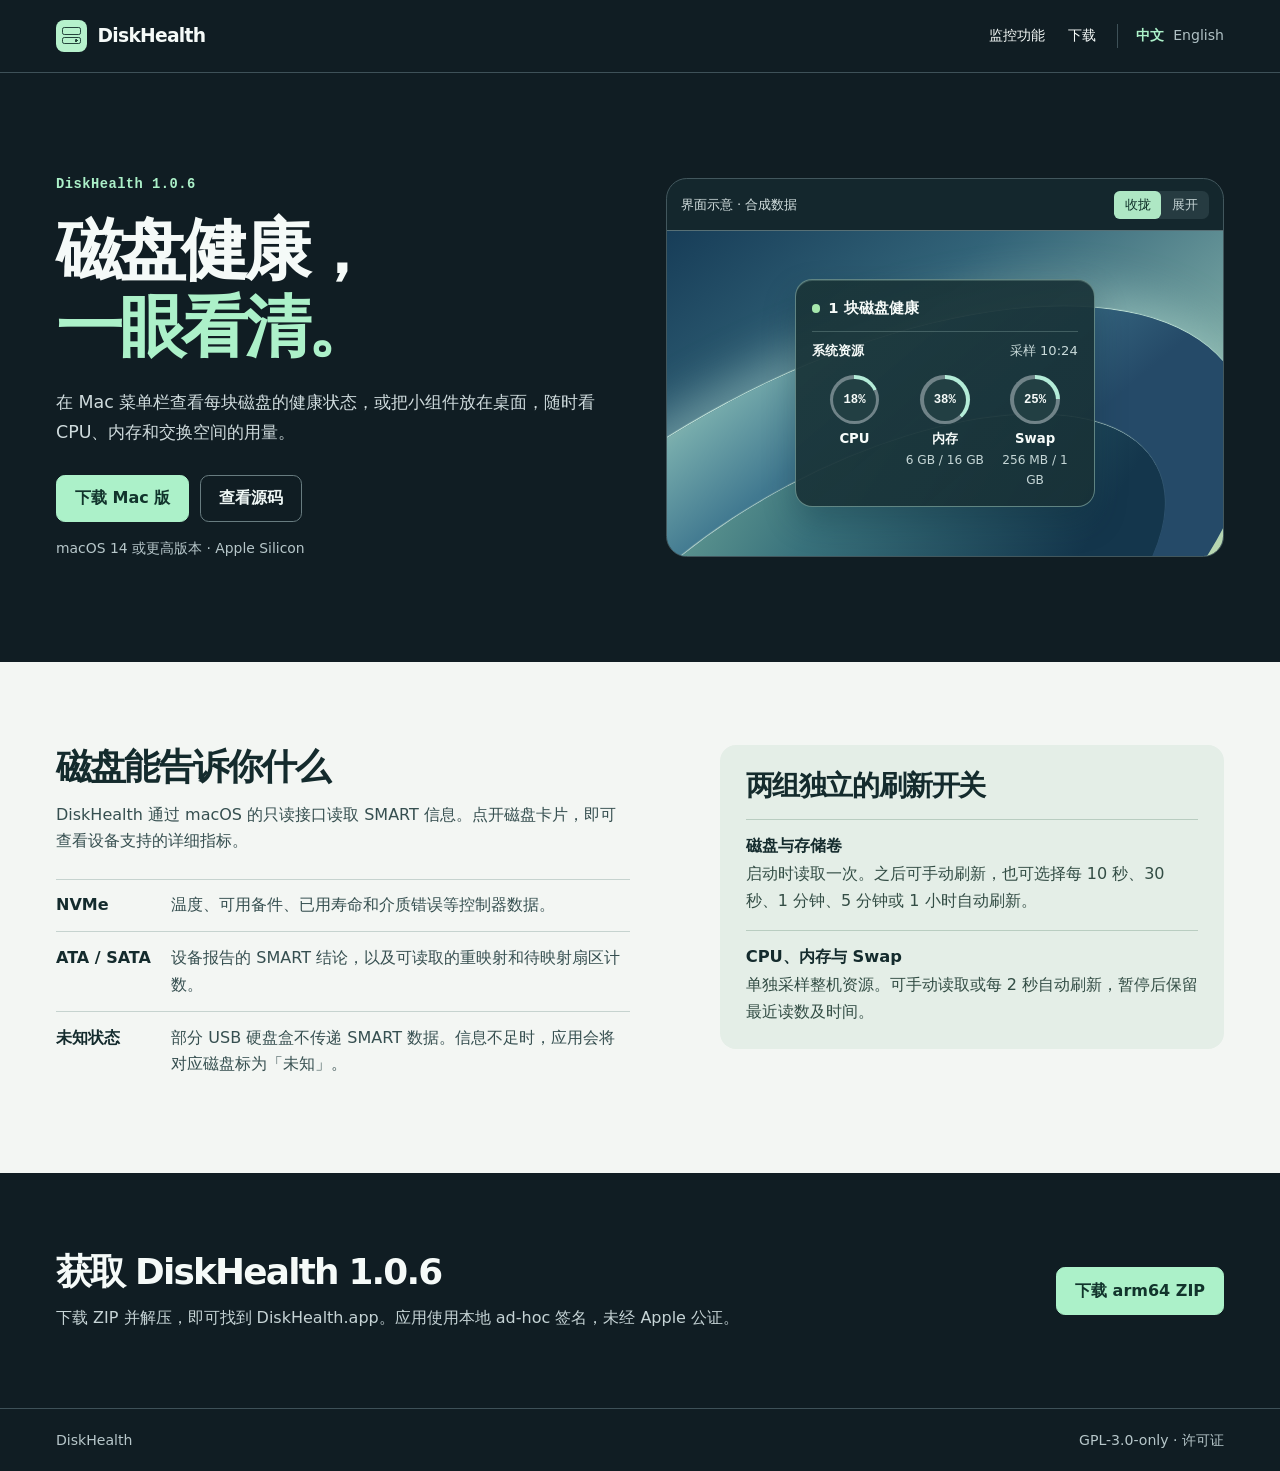
<file: docs/index.html>
<!doctype html>
<html lang="zh-CN">
<head>
  <meta charset="utf-8">
  <meta name="viewport" content="width=device-width, initial-scale=1">
  <meta name="theme-color" content="#101d23">
  <meta name="description" content="DiskHealth 是 Apple Silicon Mac 的只读菜单栏工具，可查看磁盘 SMART 健康状态、CPU、内存与 Swap。">
  <title>DiskHealth · Mac 磁盘健康与系统监控</title>
  <link rel="alternate" hreflang="zh-CN" href="./">
  <link rel="alternate" hreflang="en" href="./en/">
  <link rel="stylesheet" href="./site.css">
</head>
<body>
<a class="skip" href="#main">跳至内容</a>
<header class="top"><div class="navbar wrap">
  <a class="brand" href="./"><span class="mark" aria-hidden="true"></span>DiskHealth</a>
  <nav class="navlinks" aria-label="主导航"><a href="#features">监控功能</a><a href="#download">下载</a></nav>
  <nav class="langs" aria-label="页面语言"><a href="./" lang="zh-CN" hreflang="zh-CN" aria-current="page">中文</a> <a href="./en/" lang="en" hreflang="en">English</a></nav>
</div></header>
<main id="main" tabindex="-1">
  <section class="hero wrap" aria-labelledby="title">
    <div>
      <p class="meta">DiskHealth 1.0.6</p>
      <h1 id="title">磁盘健康，<span>一眼看清。</span></h1>
      <p class="lede">在 Mac 菜单栏查看每块磁盘的健康状态，或把小组件放在桌面，随时看 CPU、内存和交换空间的用量。</p>
      <div class="actions"><a class="button" href="https://github.com/ok-bunny/DiskHealth/releases/download/v1.0.6/DiskHealth-1.0.6-macOS-arm64.zip">下载 Mac 版</a><a class="button secondary" href="https://github.com/ok-bunny/DiskHealth">查看源码</a></div>
      <p class="requirement">macOS 14 或更高版本 · Apple Silicon</p>
    </div>
    <figure class="preview" aria-label="桌面小组件示意">
      <figcaption>
        <span>界面示意 · 合成数据</span>
        <fieldset><legend class="sr-only">选择小组件示意模式</legend>
          <label><input type="radio" name="preview" value="compact" checked><span>收拢</span></label>
          <label><input type="radio" name="preview" value="expanded"><span>展开</span></label>
        </fieldset>
      </figcaption>
      <div class="stage"><div class="mock">
        <div class="mockhead"><i class="dot" aria-hidden="true"></i>1 块磁盘健康</div>
        <div class="sampleline"><b>系统资源</b><span>采样 10:24</span></div>
        <div class="rings"><div><div class="dial" style="--value:18"><b>18%</b></div><strong>CPU</strong></div><div><div class="dial" style="--value:38"><b>38%</b></div><strong>内存</strong><small>6 GB / 16 GB</small></div><div><div class="dial" style="--value:25"><b>25%</b></div><strong>Swap</strong><small>256 MB / 1 GB</small></div></div>
        <div class="expanded"><div class="bar"><p><span>CPU</span><b>18%</b></p><span aria-hidden="true" class="track" style="--value:18"></span></div><div class="bar"><p><span>内存</span><b>38%</b></p><span aria-hidden="true" class="track" style="--value:38"></span></div><div class="bar"><p><span>Swap</span><b>25%</b></p><span aria-hidden="true" class="track" style="--value:25"></span></div><div class="drive"><span>示例 SSD</span><b>34°C</b></div></div>
      </div></div>
    </figure>
  </section>
  <section class="info" id="features" aria-labelledby="features-title"><div class="info-grid wrap">
    <div><h2 id="features-title">磁盘能告诉你什么</h2>
      <p class="description">DiskHealth 通过 macOS 的只读接口读取 SMART 信息。点开磁盘卡片，即可查看设备支持的详细指标。</p>
      <dl class="specs"><div><dt>NVMe</dt><dd>温度、可用备件、已用寿命和介质错误等控制器数据。</dd></div><div><dt>ATA / SATA</dt><dd>设备报告的 SMART 结论，以及可读取的重映射和待映射扇区计数。</dd></div><div><dt>未知状态</dt><dd>部分 USB 硬盘盒不传递 SMART 数据。信息不足时，应用会将对应磁盘标为「未知」。</dd></div></dl>
    </div>
    <div class="cadence"><h2>两组独立的刷新开关</h2>
      <article><h3>磁盘与存储卷</h3><p>启动时读取一次。之后可手动刷新，也可选择每 10 秒、30 秒、1 分钟、5 分钟或 1 小时自动刷新。</p></article>
      <article><h3>CPU、内存与 Swap</h3><p>单独采样整机资源。可手动读取或每 2 秒自动刷新，暂停后保留最近读数及时间。</p></article>
    </div>
  </div></section>
  <section class="get wrap" id="download" aria-labelledby="download-title">
    <div><h2 id="download-title">获取 DiskHealth 1.0.6</h2><p>下载 ZIP 并解压，即可找到 DiskHealth.app。应用使用本地 ad-hoc 签名，未经 Apple 公证。</p></div>
    <div class="actions"><a class="button" href="https://github.com/ok-bunny/DiskHealth/releases/download/v1.0.6/DiskHealth-1.0.6-macOS-arm64.zip">下载 arm64 ZIP</a></div>
  </section>
</main>
<footer><div class="wrap"><span>DiskHealth</span><a href="https://github.com/ok-bunny/DiskHealth/blob/HEAD/LICENSE">GPL-3.0-only · 许可证</a></div></footer>
</body>
</html>
</file>
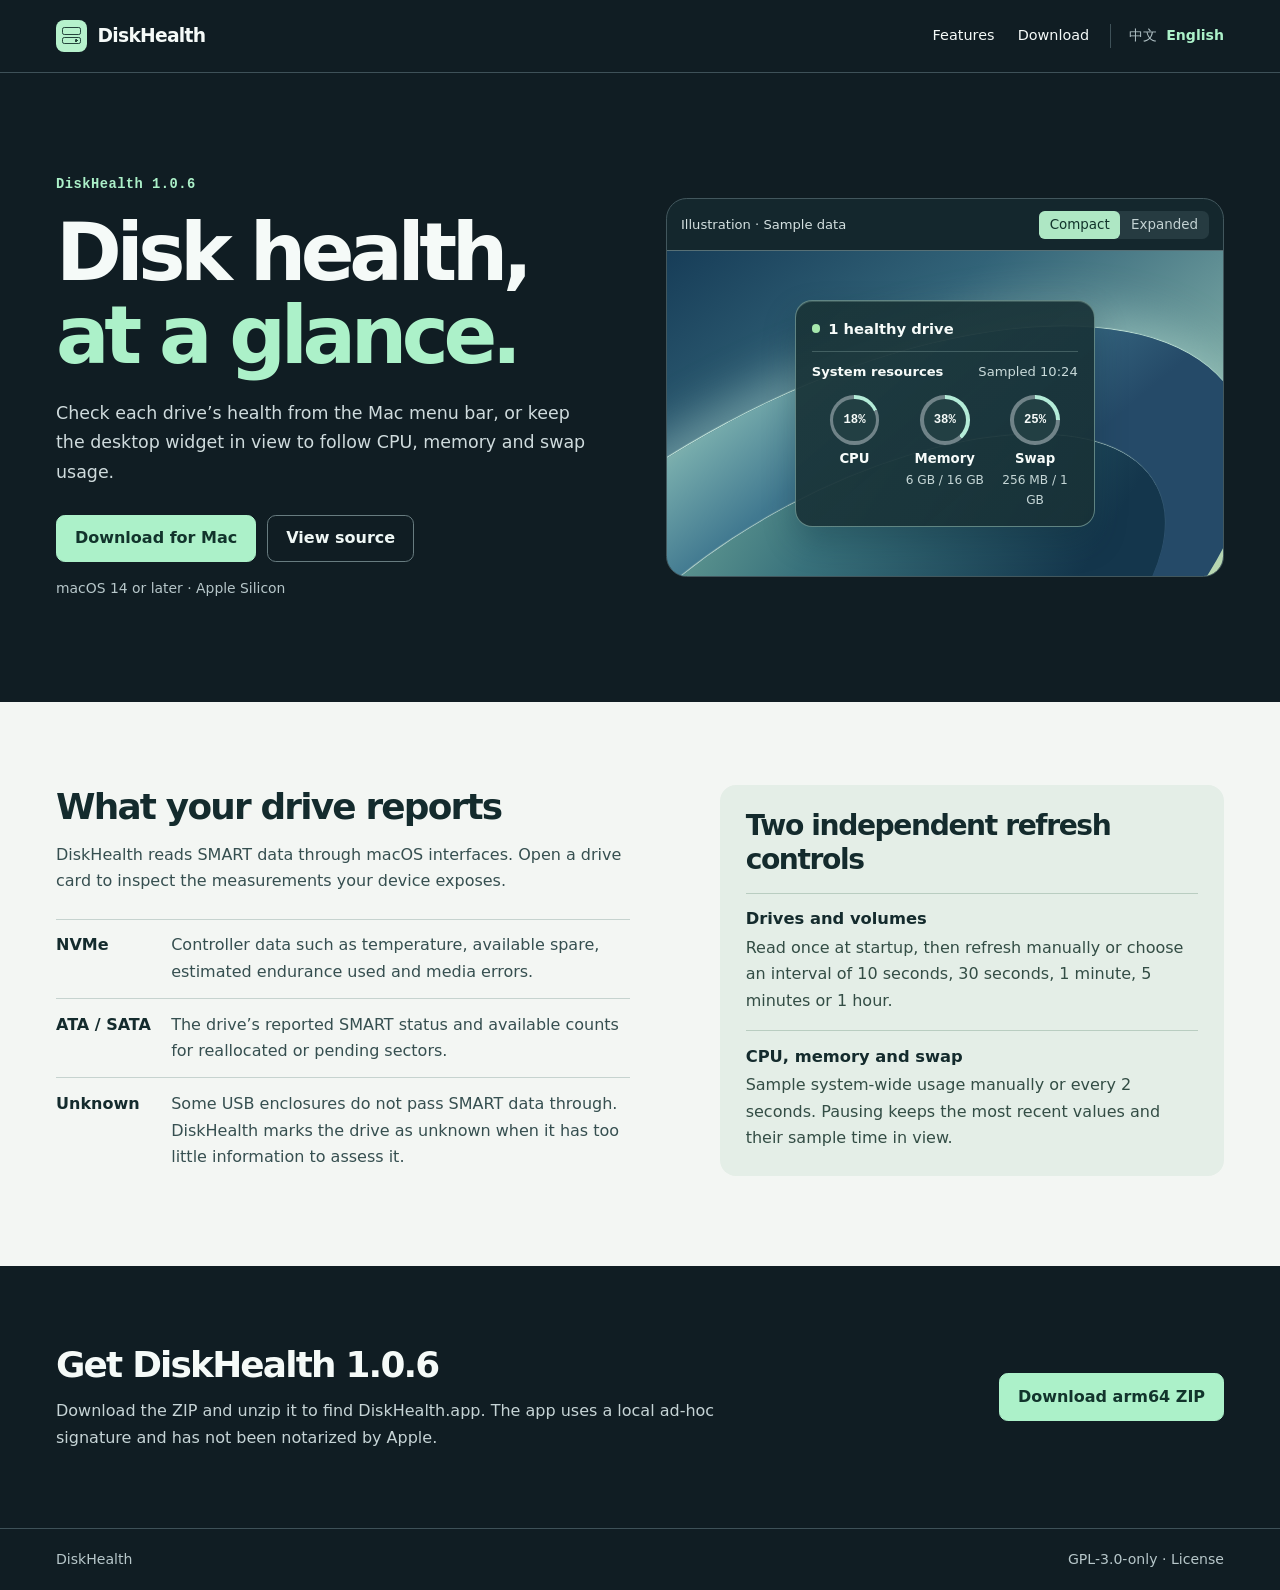
<file: docs/en/index.html>
<!doctype html>
<html lang="en">
<head>
  <meta charset="utf-8">
  <meta name="viewport" content="width=device-width, initial-scale=1">
  <meta name="theme-color" content="#101d23">
  <meta name="description" content="A read-only menu bar app for Apple Silicon Mac computers. Check disk SMART health, CPU, memory and swap usage.">
  <title>DiskHealth · Disk health and system monitoring for Mac</title>
  <link rel="alternate" hreflang="zh-CN" href="../">
  <link rel="alternate" hreflang="en" href="./">
  <link rel="stylesheet" href="../site.css">
</head>
<body>
<a class="skip" href="#main">Skip to content</a>
<header class="top"><div class="navbar wrap">
  <a class="brand" href="./"><span class="mark" aria-hidden="true"></span>DiskHealth</a>
  <nav class="navlinks" aria-label="Main navigation"><a href="#features">Features</a><a href="#download">Download</a></nav>
  <nav class="langs" aria-label="Page language"><a href="../" lang="zh-CN" hreflang="zh-CN">中文</a> <a href="./" lang="en" hreflang="en" aria-current="page">English</a></nav>
</div></header>
<main id="main" tabindex="-1">
  <section class="hero wrap" aria-labelledby="title">
    <div>
      <p class="meta">DiskHealth 1.0.6</p>
      <h1 id="title">Disk health,<span>at a glance.</span></h1>
      <p class="lede">Check each drive’s health from the Mac menu bar, or keep the desktop widget in view to follow CPU, memory and swap usage.</p>
      <div class="actions"><a class="button" href="https://github.com/ok-bunny/DiskHealth/releases/download/v1.0.6/DiskHealth-1.0.6-macOS-arm64.zip">Download for Mac</a><a class="button secondary" href="https://github.com/ok-bunny/DiskHealth">View source</a></div>
      <p class="requirement">macOS 14 or later · Apple Silicon</p>
    </div>
    <figure class="preview" aria-label="Desktop widget illustration">
      <figcaption>
        <span>Illustration · Sample data</span>
        <fieldset><legend class="sr-only">Choose a widget preview</legend>
          <label><input type="radio" name="preview" value="compact" checked><span>Compact</span></label>
          <label><input type="radio" name="preview" value="expanded"><span>Expanded</span></label>
        </fieldset>
      </figcaption>
      <div class="stage"><div class="mock">
        <div class="mockhead"><i class="dot" aria-hidden="true"></i>1 healthy drive</div>
        <div class="sampleline"><b>System resources</b><span>Sampled 10:24</span></div>
        <div class="rings"><div><div class="dial" style="--value:18"><b>18%</b></div><strong>CPU</strong></div><div><div class="dial" style="--value:38"><b>38%</b></div><strong>Memory</strong><small>6 GB / 16 GB</small></div><div><div class="dial" style="--value:25"><b>25%</b></div><strong>Swap</strong><small>256 MB / 1 GB</small></div></div>
        <div class="expanded"><div class="bar"><p><span>CPU</span><b>18%</b></p><span aria-hidden="true" class="track" style="--value:18"></span></div><div class="bar"><p><span>Memory</span><b>38%</b></p><span aria-hidden="true" class="track" style="--value:38"></span></div><div class="bar"><p><span>Swap</span><b>25%</b></p><span aria-hidden="true" class="track" style="--value:25"></span></div><div class="drive"><span>Example SSD</span><b>34°C</b></div></div>
      </div></div>
    </figure>
  </section>
  <section class="info" id="features" aria-labelledby="features-title"><div class="info-grid wrap">
    <div><h2 id="features-title">What your drive reports</h2>
      <p class="description">DiskHealth reads SMART data through macOS interfaces. Open a drive card to inspect the measurements your device exposes.</p>
      <dl class="specs"><div><dt>NVMe</dt><dd>Controller data such as temperature, available spare, estimated endurance used and media errors.</dd></div><div><dt>ATA / SATA</dt><dd>The drive’s reported SMART status and available counts for reallocated or pending sectors.</dd></div><div><dt>Unknown</dt><dd>Some USB enclosures do not pass SMART data through. DiskHealth marks the drive as unknown when it has too little information to assess it.</dd></div></dl>
    </div>
    <div class="cadence"><h2>Two independent refresh controls</h2>
      <article><h3>Drives and volumes</h3><p>Read once at startup, then refresh manually or choose an interval of 10 seconds, 30 seconds, 1 minute, 5 minutes or 1 hour.</p></article>
      <article><h3>CPU, memory and swap</h3><p>Sample system-wide usage manually or every 2 seconds. Pausing keeps the most recent values and their sample time in view.</p></article>
    </div>
  </div></section>
  <section class="get wrap" id="download" aria-labelledby="download-title">
    <div><h2 id="download-title">Get DiskHealth 1.0.6</h2><p>Download the ZIP and unzip it to find DiskHealth.app. The app uses a local ad-hoc signature and has not been notarized by Apple.</p></div>
    <div class="actions"><a class="button" href="https://github.com/ok-bunny/DiskHealth/releases/download/v1.0.6/DiskHealth-1.0.6-macOS-arm64.zip">Download arm64 ZIP</a></div>
  </section>
</main>
<footer><div class="wrap"><span>DiskHealth</span><a href="https://github.com/ok-bunny/DiskHealth/blob/HEAD/LICENSE">GPL-3.0-only · License</a></div></footer>
</body>
</html>
</file>
<file: docs/site.css>
:root {
  color-scheme: dark;
  --night: #101d23;
  --surface: #192b32;
  --paper: #f3f6f3;
  --ink: #142b2d;
  --mint: #acf1c9;
  --muted: #b7c7ca;
  --line: #3e5158;
  font-family: Inter, system-ui, -apple-system, BlinkMacSystemFont, "Segoe UI", sans-serif;
}
* { box-sizing: border-box; }
body { margin: 0; background: var(--night); color: #f5faf8; font-size: 1rem; line-height: 1.65; }
a { color: inherit; }
a:focus-visible, summary:focus-visible { outline: 3px solid #55adff; outline-offset: 4px; }
button, input { font: inherit; }
.wrap { width: min(100% - 3rem, 73rem); margin-inline: auto; }
.skip { position: fixed; top: .5rem; left: .5rem; z-index: 5; padding: .45rem 1rem; background: white; color: black; transform: translateY(-160%); }
.skip:focus { transform: translateY(0); }
.top { border-bottom: 1px solid var(--line); }
.navbar { min-height: 4.5rem; display: flex; gap: 1.3rem; align-items: center; }
.brand { display: inline-flex; align-items: center; gap: .65rem; font-weight: 720; font-size: 1.17rem; letter-spacing: -.04em; color: #f5faf8; text-decoration: none; }
.mark { width: 1.95rem; height: 1.95rem; border-radius: .5rem; background: #b6f1cc; position: relative; display: inline-block; flex: none; }
.mark::before, .mark::after { content: ""; position: absolute; inset: .44rem .36rem auto; height: .33rem; border-radius: .14rem; border: .12rem solid #24443c; }
.mark::after { top: 1.04rem; background: radial-gradient(circle at 78% 52%, #24443c 0 .08rem, transparent .095rem); }
.navlinks { margin-left: auto; display: flex; align-items: center; gap: 1.45rem; font-size: .9rem; }
.navlinks a, .langs a { text-decoration: none; }
.navlinks a:hover, .langs a:hover, footer a:hover { text-decoration: underline; text-underline-offset: .22em; }
.langs { display: inline-flex; align-items: center; gap: .6rem; padding-inline-start: 1.1rem; border-inline-start: 1px solid var(--line); font-size: .88rem; white-space: nowrap; color: #b0c1c5; }
.langs [aria-current] { color: var(--mint); font-weight: 680; }
.hero { display: grid; grid-template-columns: minmax(0, .97fr) minmax(0, 1fr); gap: clamp(2rem, 5.3vw, 5rem); align-items: center; padding-block: clamp(3.7rem, 8vw, 7.25rem); }
.meta { margin: 0 0 1.05rem; font: 600 .86rem/1.45 ui-monospace, "SFMono-Regular", Consolas, monospace; color: var(--mint); letter-spacing: .035em; }
h1, h2, h3, p, figure { margin: 0; }
h1 { font-size: clamp(3.25rem, 6.2vw, 5.65rem); font-weight: 640; letter-spacing: -.068em; line-height: 1.04; }
h1 span { display: block; color: var(--mint); }
:lang(zh-CN) h1 { font-size: clamp(2.85rem, 5.25vw, 4.75rem); line-height: 1.15; letter-spacing: -.065em; }
.lede { color: #cfdbdd; font-size: 1.09rem; line-height: 1.7; max-width: 35rem; margin: 1.35rem 0 1.7rem; }
.actions { display: flex; gap: .7rem; align-items: center; flex-wrap: wrap; }
.button { display: inline-flex; align-items: center; justify-content: center; gap: .65rem; padding: .72rem 1.12rem; border: 1px solid var(--mint); border-radius: .55rem; background: var(--mint); color: #12342c; line-height: 1.4; font-weight: 660; text-decoration: none; }
.button:hover { background: #c5f8dc; border-color: #c5f8dc; }
.button.secondary { border-color: #687c80; color: #eff7f5; background: transparent; }
.button.secondary:hover { border-color: var(--mint); background: #22363b; }
.requirement { color: var(--muted); font-size: .87rem; margin-top: .9rem; }
.preview { border: 1px solid #42575d; background: #14272d; border-radius: 1.3rem; overflow: hidden; }
.preview figcaption { display: flex; flex-wrap: wrap; align-items: center; justify-content: space-between; gap: .45rem .8rem; padding: .7rem .9rem; border-bottom: 1px solid #577076; color: #d4e0e0; font-size: .82rem; }
.preview fieldset { border: 0; margin: 0; padding: 0; display: inline-flex; border-radius: .42rem; background: #263b41; }
.preview label { display: inline-flex; position: relative; cursor: pointer; color: #c3d2d3; }
.preview label span { padding: .25rem .6rem; border: 1px solid transparent; border-radius: .36rem; font-size: .84rem; line-height: 1.35; }
.sr-only, .preview input { position: absolute; width: 1px; height: 1px; margin: -1px; padding: 0; overflow: hidden; clip-path: inset(50%); white-space: nowrap; border: 0; }
.preview input:checked + span { background: #aee7c4; color: #12342c; }
.preview input:focus-visible + span { outline: 3px solid #66b4ff; outline-offset: 2px; }
.stage { min-height: 20.3rem; display: grid; place-items: center; padding: 1.8rem 1rem; isolation: isolate; position: relative; overflow: hidden; background: linear-gradient(142deg,#173d58 0%,#326378 34%,#77a5a2 71%,#bcd9b0 100%); }
.stage::before, .stage::after { content: ""; position: absolute; pointer-events: none; z-index: -1; border-radius: 50%; transform: rotate(-28deg); }
.stage::before { width: 165%; height: 135%; top: 45%; left: -53%; background: linear-gradient(168deg,#bad4ba 2%,#75aaab 15%,#417990 30%,#254a68 55%); box-shadow: 0 -1px 1px #ccece0, 0 -1.2rem 2.8rem #c2e9dc63; }
.stage::after { width: 120%; height: 95%; top: 73%; left: -25%; background: linear-gradient(150deg,#7db4a1,#39727c 35%,#14364c 75%); box-shadow: 0 -1px 1px #b5d3c9; }
.mock { width: min(100%, 18.75rem); padding: 1rem; border-radius: 1.08rem; color: #f6fbf9; background: linear-gradient(140deg,#1a3539f0,#183137eb); border: 1px solid #b8e7dc72; box-shadow: 0 .9rem 2rem #09263148, inset 0 1px #cbf6e22e; }
.mockhead, .sampleline, .drive, .bar label { display: flex; align-items: center; gap: .5rem; }
.mockhead { font-size: .92rem; font-weight: 675; }
.dot { width: .53rem; height: .53rem; border-radius: 50%; background: #a6e8ad; display: inline-block; flex: none; }
.sampleline { justify-content: space-between; border-top: 1px solid #91b0ad52; margin-top: .65rem; padding-top: .52rem; font-size: .82rem; }
.sampleline span { color: #c9dada; }
.rings { display: grid; grid-template-columns: repeat(3,minmax(0,1fr)); gap: .3rem; margin-top: .8rem; text-align: center; }
.dial { width: 3.1rem; aspect-ratio: 1; margin: 0 auto .22rem; display: grid; place-items: center; border-radius: 50%; background: conic-gradient(#b4ecd8 calc(var(--value)*1%),#708388 0); font-family: ui-monospace, monospace; font-size: .77rem; }
.dial b { background: #223f43; border-radius: 50%; width: calc(100% - .46rem); aspect-ratio: 1; display: grid; place-items: center; }
.rings strong { display: block; font-size: .83rem; }
.rings small { display: block; color: #c5d6d6; font-size: .76rem; }
.expanded { display: none; margin-top: .5rem; }
.preview:has(input[value="expanded"]:checked) .expanded { display: block; }
.preview:has(input[value="expanded"]:checked) .rings { display: none; }
.bar { margin: .42rem 0; }
.bar p, .drive { display: flex; justify-content: space-between; line-height: 1.4; font-size: .82rem; }
.track { display: block; height: .23rem; margin-top: .18rem; border-radius: 1rem; background: #738285; }
.track::before { display: block; width: calc(var(--value)*1%); height: 100%; content: ""; border-radius: inherit; background: #b4ecd8; }
.drive { border-top: 1px solid #91b0ad52; margin-top: .65rem; padding-top: .55rem; }
.info { background: var(--paper); color: var(--ink); }
.info-grid { padding-block: clamp(3.2rem, 6.5vw, 5.7rem); display: grid; grid-template-columns: 1.14fr 1fr; gap: clamp(2rem, 7vw, 6rem); }
h2 { font-size: clamp(1.7rem, 2.8vw, 2.55rem); line-height: 1.2; font-weight: 660; letter-spacing: -.05em; }
h3 { font-size: 1.02rem; line-height: 1.45; margin-bottom: .25rem; }
.description { margin-top: .85rem; color: #364f50; max-width: 42rem; }
.specs { margin: 1.5rem 0 0; }
.specs div { padding: .8rem 0; border-top: 1px solid #c6d3cf; display: grid; grid-template-columns: 6.3rem 1fr; gap: .9rem; }
.specs dt { font-weight: 650; }
.specs dd { margin: 0; color: #364f50; }
.cadence { padding: 1.5rem 1.6rem; background: #e4eee7; border-radius: 1rem; align-self: start; }
.cadence h2 { font-size: clamp(1.35rem, 2.2vw, 1.85rem); }
.cadence article { margin-top: 1rem; padding-top: .85rem; border-top: 1px solid #b9cdc1; }
.cadence p { color: #334d45; }
.get { padding-block: clamp(2.8rem, 6vw, 5rem); display: grid; grid-template-columns: 1.5fr auto; gap: 2rem; align-items: center; }
.get p { margin-top: .75rem; color: #c6d4d6; max-width: 43rem; }
footer { border-top: 1px solid var(--line); color: var(--muted); font-size: .88rem; }
footer .wrap { display: flex; align-items: center; justify-content: space-between; gap: 1rem; padding-block: 1.2rem; }
footer a { text-decoration: none; }
@media (max-width: 850px) {
  .hero { gap: 1.8rem; }
  .info-grid { gap: 2rem; }
}
@media (max-width: 740px) {
  .hero { grid-template-columns: 1fr; padding-block: 3rem; }
  .preview { max-width: 100%; }
  .info-grid, .get { grid-template-columns: 1fr; }
  .get .actions { justify-self: start; }
  .navlinks { gap: .7rem; }
  .stage { min-height: 17.5rem; }
}
@media (max-width: 520px) {
  .wrap { width: calc(100% - 2.35rem); }
  .navbar { min-height: 3.75rem; justify-content: space-between; gap: .6rem; }
  .navlinks { display: none; }
  .langs { border: 0; padding: 0; }
  .hero { padding-block: 2.5rem; }
  .stage { min-height: 16.5rem; padding: 1rem .75rem; }
  .cadence { padding: 1.25rem; }
  .specs div { grid-template-columns: 5rem 1fr; gap: .65rem; }
}
@media (max-width: 350px) {
  .preview figcaption { align-items: flex-start; flex-direction: column; }
  .specs div { display: block; }
}
@media (prefers-reduced-motion: reduce) { *, *::before, *::after { scroll-behavior: auto !important; animation: none !important; transition: none !important; } }
</file>
